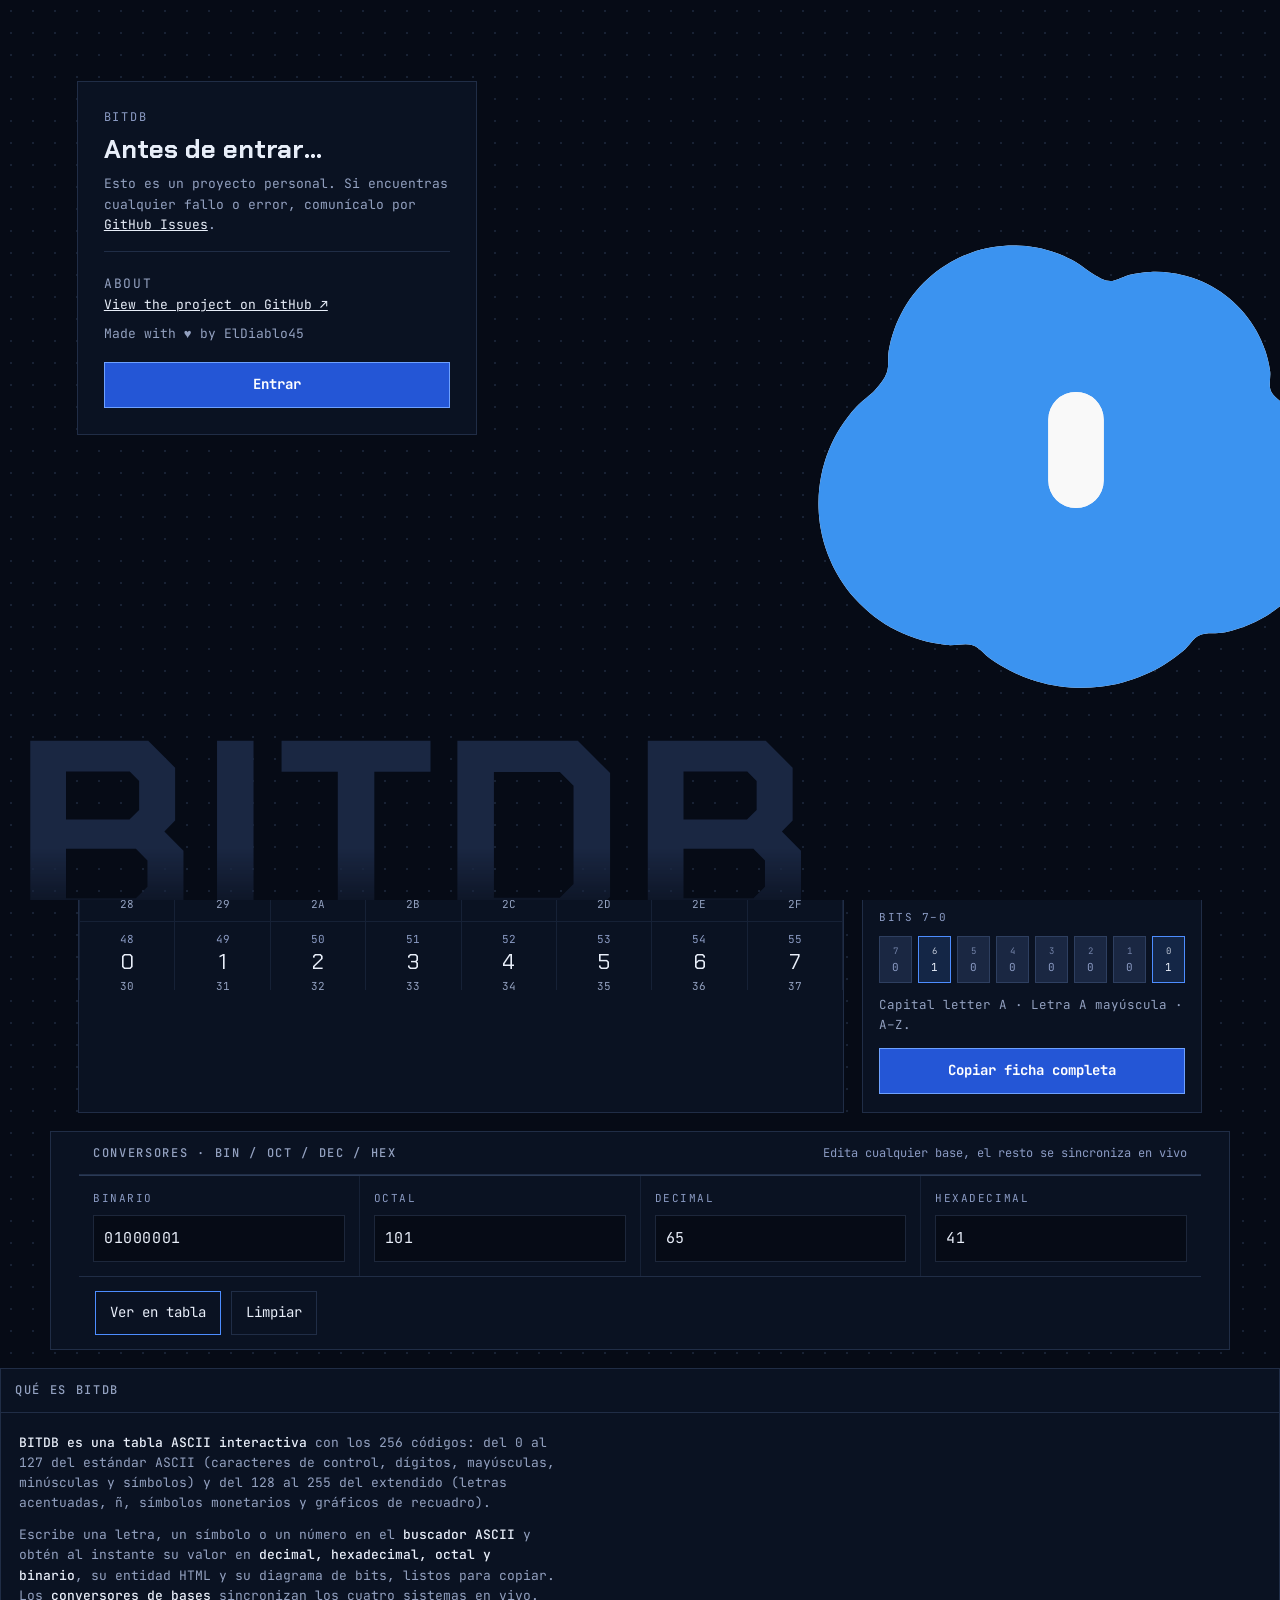
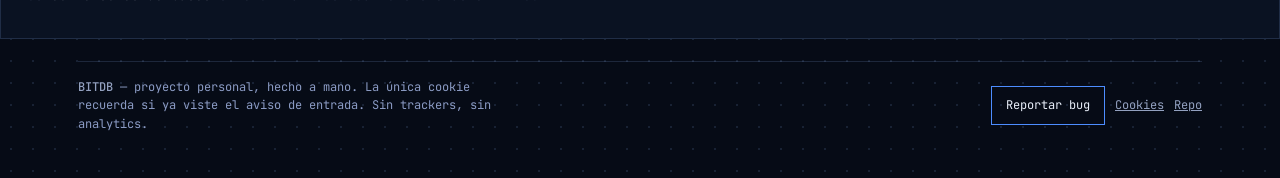
<file: index.html>
<!DOCTYPE html>
<html lang="es">
<head>
<meta charset="UTF-8">
<meta name="viewport" content="width=device-width, initial-scale=1.0">
<title>BITDB — Tabla ASCII Interactiva 0–255 | Buscador y Conversores Binario, Hexadecimal, Octal</title>
<meta name="description" content="BITDB: tabla ASCII interactiva completa (0–255 con extendido) con buscador por letra, símbolo o código, preview detallado y conversores binario, hexadecimal, octal y decimal. Gratis, sin registro.">
<meta name="theme-color" content="#060b16">
<link rel="canonical" href="https://eldiablo45.github.io/RadixRef/">
<meta property="og:type" content="website">
<meta property="og:site_name" content="BITDB">
<meta property="og:locale" content="es_ES">
<meta property="og:title" content="BITDB — Tabla ASCII Interactiva 0–255">
<meta property="og:description" content="Busca cualquier letra, símbolo o código ASCII, previsualiza sus valores y convierte entre binario, hexadecimal, octal y decimal.">
<meta property="og:url" content="https://eldiablo45.github.io/RadixRef/">
<meta property="og:image" content="https://eldiablo45.github.io/RadixRef/assets/avatar.svg">
<meta name="twitter:card" content="summary">
<meta name="twitter:title" content="BITDB — Tabla ASCII Interactiva 0–255">
<meta name="twitter:description" content="Tabla ASCII interactiva con buscador y conversores binario, hexadecimal, octal y decimal.">
<script type="application/ld+json">
{"@context":"https://schema.org","@type":"WebApplication","name":"BITDB","alternateName":"BITDB Tabla ASCII Interactiva","url":"https://eldiablo45.github.io/RadixRef/","applicationCategory":"DeveloperApplication","operatingSystem":"Any","inLanguage":"es","isAccessibleForFree":true,"offers":{"@type":"Offer","price":"0"},"description":"Tabla ASCII interactiva 0–255 con buscador por letra, símbolo o código, preview detallado y conversores entre binario, hexadecimal, octal y decimal."}
</script>
<link rel="preconnect" href="https://fonts.googleapis.com">
<link rel="preconnect" href="https://fonts.gstatic.com" crossorigin>
<link href="https://fonts.googleapis.com/css2?family=JetBrains+Mono:wght@400;500;700&display=swap" rel="stylesheet">
<link rel="stylesheet" href="styles.css?v=9">
<link rel="icon" type="image/svg+xml" href="assets/avatar.svg?v=2">
<link rel="alternate icon" type="image/svg+xml" href="assets/avatar.svg?v=2">
<noscript><style>.splash{display:none!important}</style></noscript>
</head>
<body>
<div id="splash" class="splash" role="dialog" aria-modal="true" aria-labelledby="sTitle" hidden>
  <div id="sAvatar" class="s-bloub" role="button" tabindex="0" aria-label="Bloub te saluda"><svg width="250" height="250" viewBox="-125 -125 250 250" role="img" aria-label="Animated bloub avatar" xmlns="http://www.w3.org/2000/svg"><defs><mask id="bot-mask-ekd53h" maskUnits="userSpaceOnUse" x="-158" y="-158" width="316" height="316"><path d="M91.76 0.33C93.06 3.31 94.09 6.47 94.78 9.65C95.47 12.82 95.86 16.12 95.92 19.37C95.98 22.62 95.71 25.93 95.13 29.13C94.56 32.33 93.65 35.53 92.46 38.55C91.27 41.57 89.75 44.53 87.99 47.26C86.23 49.99 84.17 52.6 81.91 54.93C79.65 57.27 77.12 59.42 74.45 61.27C71.77 63.12 68.87 64.74 65.89 66.03C62.91 67.32 59.74 68.34 56.56 69.02C53.38 69.7 49.48 68.96 46.83 70.13C44.18 71.31 42.86 74.23 40.67 76.06C38.47 77.9 36.12 79.62 33.66 81.14C31.2 82.65 28.59 84.02 25.92 85.17C23.25 86.32 20.46 87.3 17.64 88.05C14.81 88.81 11.9 89.36 8.99 89.69C6.08 90.03 3.11 90.15 0.19 90.05C-2.74 89.95 -5.69 89.63 -8.56 89.11C-11.43 88.59 -14.29 87.84 -17.04 86.91C-19.78 85.98 -22.49 84.84 -25.05 83.53C-27.62 82.22 -30.07 80.66 -32.42 79.06C-34.78 77.46 -36.4 74.8 -39.16 73.94C-41.91 73.07 -45.7 74.19 -48.95 73.87C-52.2 73.55 -55.49 72.92 -58.64 72.01C-61.79 71.1 -64.93 69.87 -67.88 68.39C-70.82 66.91 -73.69 65.12 -76.32 63.12C-78.95 61.11 -81.45 58.82 -83.67 56.36C-85.89 53.9 -87.92 51.18 -89.65 48.35C-91.38 45.51 -92.87 42.47 -94.05 39.36C-95.23 36.26 -96.13 32.99 -96.71 29.72C-97.29 26.46 -97.57 23.08 -97.54 19.77C-97.51 16.46 -97.17 13.09 -96.53 9.85C-95.89 6.61 -94.93 3.38 -93.72 0.33C-92.5 -2.73 -90.97 -5.71 -89.23 -8.48C-87.48 -11.24 -85.45 -13.88 -83.25 -16.27C-81.05 -18.65 -77.97 -20.6 -76.03 -22.79C-74.09 -24.98 -72.47 -26.93 -71.62 -29.41C-70.77 -31.89 -71.4 -34.96 -70.93 -37.68C-70.46 -40.41 -69.74 -43.15 -68.8 -45.77C-67.86 -48.39 -66.67 -50.97 -65.28 -53.4C-63.89 -55.82 -62.25 -58.16 -60.45 -60.31C-58.66 -62.46 -56.63 -64.49 -54.48 -66.29C-52.33 -68.09 -49.98 -69.72 -47.55 -71.12C-45.12 -72.51 -42.52 -73.71 -39.89 -74.65C-37.26 -75.6 -34.5 -76.32 -31.75 -76.78C-29.01 -77.25 -26.18 -77.47 -23.41 -77.46C-20.64 -77.44 -17.83 -77.17 -15.13 -76.68C-12.43 -76.18 -9.74 -75.44 -7.18 -74.5C-4.63 -73.56 -2.14 -72.38 0.19 -71.04C2.51 -69.71 4.63 -67.64 6.77 -66.47C8.9 -65.3 10.71 -64.02 12.98 -64.01C15.26 -64 17.89 -65.83 20.43 -66.41C22.98 -66.98 25.63 -67.34 28.26 -67.45C30.89 -67.56 33.59 -67.43 36.21 -67.06C38.83 -66.69 41.47 -66.07 43.99 -65.23C46.51 -64.39 49.01 -63.3 51.34 -62C53.68 -60.71 55.93 -59.18 58 -57.48C60.06 -55.78 62 -53.86 63.72 -51.81C65.44 -49.76 66.99 -47.52 68.31 -45.19C69.62 -42.86 70.74 -40.37 71.61 -37.85C72.48 -35.32 73.12 -32.68 73.51 -30.04C73.9 -27.41 72.77 -24.44 73.96 -22.05C75.14 -19.65 78.45 -17.98 80.62 -15.67C82.79 -13.37 85.12 -10.89 86.98 -8.22C88.84 -5.55 90.46 -2.65 91.76 0.33Z" fill="#fff"/><path d="M-10.5 -11.5A10.5 10.5 0 0 1 0 -22L0 -22A10.5 10.5 0 0 1 10.5 -11.5L10.5 11.5A10.5 10.5 0 0 1 0 22L0 22A10.5 10.5 0 0 1 -10.5 11.5Z" class="oeil0" opacity="1" fill="#000"/><path d="M-10.5 -11.5A10.5 10.5 0 0 1 0 -22L0 -22A10.5 10.5 0 0 1 10.5 -11.5L10.5 11.5A10.5 10.5 0 0 1 0 22L0 22A10.5 10.5 0 0 1 -10.5 11.5Z" class="oeil1" opacity="1" fill="#000"/></mask></defs><g fill="none" stroke-linecap="round"></g><g opacity="1"><path d="M91.76 0.33C93.06 3.31 94.09 6.47 94.78 9.65C95.47 12.82 95.86 16.12 95.92 19.37C95.98 22.62 95.71 25.93 95.13 29.13C94.56 32.33 93.65 35.53 92.46 38.55C91.27 41.57 89.75 44.53 87.99 47.26C86.23 49.99 84.17 52.6 81.91 54.93C79.65 57.27 77.12 59.42 74.45 61.27C71.77 63.12 68.87 64.74 65.89 66.03C62.91 67.32 59.74 68.34 56.56 69.02C53.38 69.7 49.48 68.96 46.83 70.13C44.18 71.31 42.86 74.23 40.67 76.06C38.47 77.9 36.12 79.62 33.66 81.14C31.2 82.65 28.59 84.02 25.92 85.17C23.25 86.32 20.46 87.3 17.64 88.05C14.81 88.81 11.9 89.36 8.99 89.69C6.08 90.03 3.11 90.15 0.19 90.05C-2.74 89.95 -5.69 89.63 -8.56 89.11C-11.43 88.59 -14.29 87.84 -17.04 86.91C-19.78 85.98 -22.49 84.84 -25.05 83.53C-27.62 82.22 -30.07 80.66 -32.42 79.06C-34.78 77.46 -36.4 74.8 -39.16 73.94C-41.91 73.07 -45.7 74.19 -48.95 73.87C-52.2 73.55 -55.49 72.92 -58.64 72.01C-61.79 71.1 -64.93 69.87 -67.88 68.39C-70.82 66.91 -73.69 65.12 -76.32 63.12C-78.95 61.11 -81.45 58.82 -83.67 56.36C-85.89 53.9 -87.92 51.18 -89.65 48.35C-91.38 45.51 -92.87 42.47 -94.05 39.36C-95.23 36.26 -96.13 32.99 -96.71 29.72C-97.29 26.46 -97.57 23.08 -97.54 19.77C-97.51 16.46 -97.17 13.09 -96.53 9.85C-95.89 6.61 -94.93 3.38 -93.72 0.33C-92.5 -2.73 -90.97 -5.71 -89.23 -8.48C-87.48 -11.24 -85.45 -13.88 -83.25 -16.27C-81.05 -18.65 -77.97 -20.6 -76.03 -22.79C-74.09 -24.98 -72.47 -26.93 -71.62 -29.41C-70.77 -31.89 -71.4 -34.96 -70.93 -37.68C-70.46 -40.41 -69.74 -43.15 -68.8 -45.77C-67.86 -48.39 -66.67 -50.97 -65.28 -53.4C-63.89 -55.82 -62.25 -58.16 -60.45 -60.31C-58.66 -62.46 -56.63 -64.49 -54.48 -66.29C-52.33 -68.09 -49.98 -69.72 -47.55 -71.12C-45.12 -72.51 -42.52 -73.71 -39.89 -74.65C-37.26 -75.6 -34.5 -76.32 -31.75 -76.78C-29.01 -77.25 -26.18 -77.47 -23.41 -77.46C-20.64 -77.44 -17.83 -77.17 -15.13 -76.68C-12.43 -76.18 -9.74 -75.44 -7.18 -74.5C-4.63 -73.56 -2.14 -72.38 0.19 -71.04C2.51 -69.71 4.63 -67.64 6.77 -66.47C8.9 -65.3 10.71 -64.02 12.98 -64.01C15.26 -64 17.89 -65.83 20.43 -66.41C22.98 -66.98 25.63 -67.34 28.26 -67.45C30.89 -67.56 33.59 -67.43 36.21 -67.06C38.83 -66.69 41.47 -66.07 43.99 -65.23C46.51 -64.39 49.01 -63.3 51.34 -62C53.68 -60.71 55.93 -59.18 58 -57.48C60.06 -55.78 62 -53.86 63.72 -51.81C65.44 -49.76 66.99 -47.52 68.31 -45.19C69.62 -42.86 70.74 -40.37 71.61 -37.85C72.48 -35.32 73.12 -32.68 73.51 -30.04C73.9 -27.41 72.77 -24.44 73.96 -22.05C75.14 -19.65 78.45 -17.98 80.62 -15.67C82.79 -13.37 85.12 -10.89 86.98 -8.22C88.84 -5.55 90.46 -2.65 91.76 0.33Z" fill="#f9f9f9"/><g mask="url(#bot-mask-ekd53h)"><rect x="-158" y="-158" width="316" height="316" fill="#3b93f0"/></g></g><g></g><g fill="none" stroke-linecap="round"></g><style>.oeil0,.oeil1{transform-box:view-box;transform-origin:0 0;animation-duration:2.967s;animation-iteration-count:infinite;animation-timing-function:linear;animation-direction:alternate}.oeil0{animation-name:oeil0}.oeil1{animation-name:oeil1}@keyframes oeil0{0%{transform:matrix(0.98,-0.1,0.08,0.99,-12.57,-7.95)}1.124%{transform:matrix(0.98,-0.1,0.08,0.99,-12.57,-7.89)}2.247%{transform:matrix(0.98,-0.1,0.09,0.99,-12.58,-7.84)}3.371%{transform:matrix(0.98,-0.1,0.09,0.99,-12.6,-7.79)}4.494%{transform:matrix(0.98,-0.1,0.09,0.99,-12.62,-7.74)}5.618%{transform:matrix(0.98,-0.1,0.09,0.99,-12.65,-7.7)}6.742%{transform:matrix(0.98,-0.1,0.09,0.99,-12.69,-7.66)}7.865%{transform:matrix(0.98,-0.1,0.09,0.99,-12.73,-7.63)}8.989%{transform:matrix(0.98,-0.1,0.09,0.99,-12.78,-7.6)}10.112%{transform:matrix(0.98,-0.1,0.09,0.99,-12.83,-7.58)}11.236%{transform:matrix(0.98,-0.1,0.09,0.99,-12.9,-7.56)}12.36%{transform:matrix(0.98,-0.1,0.09,0.99,-12.96,-7.55)}13.483%{transform:matrix(0.98,-0.1,0.09,0.99,-13.03,-7.54)}14.607%{transform:matrix(0.98,-0.1,0.09,0.99,-13.1,-7.53)}15.73%{transform:matrix(0.98,-0.1,0.09,0.99,-13.17,-7.52)}16.854%{transform:matrix(0.98,-0.1,0.09,0.99,-13.24,-7.52)}17.978%{transform:matrix(0.98,-0.1,0.09,0.99,-13.31,-7.52)}19.101%{transform:matrix(0.98,-0.1,0.09,0.99,-13.38,-7.52)}20.225%{transform:matrix(0.98,-0.1,0.09,0.99,-13.44,-7.52)}21.348%{transform:matrix(0.98,-0.1,0.09,0.99,-13.51,-7.52)}22.472%{transform:matrix(0.98,-0.1,0.09,0.99,-13.57,-7.52)}23.596%{transform:matrix(0.98,-0.1,0.09,0.99,-13.62,-7.52)}24.719%{transform:matrix(0.98,-0.1,0.09,0.99,-13.67,-7.51)}25.843%{transform:matrix(0.98,-0.1,0.09,0.99,-13.72,-7.5)}26.966%{transform:matrix(0.98,-0.1,0.09,0.99,-13.76,-7.49)}28.09%{transform:matrix(0.98,-0.1,0.09,0.99,-13.8,-7.48)}29.213%{transform:matrix(0.98,-0.1,0.09,0.99,-13.83,-7.46)}30.337%{transform:matrix(0.98,-0.1,0.09,0.99,-13.86,-7.43)}31.461%{transform:matrix(0.98,-0.1,0.09,0.99,-13.89,-7.4)}32.584%{transform:matrix(0.98,-0.1,0.09,0.99,-13.92,-7.37)}33.708%{transform:matrix(0.98,-0.1,0.09,0.99,-13.95,-7.33)}34.831%{transform:matrix(0.98,-0.1,0.09,0.99,-13.98,-7.29)}35.955%{transform:matrix(0.98,-0.1,0.09,0.99,-14.01,-7.24)}37.079%{transform:matrix(0.98,-0.1,0.09,0.99,-14.04,-7.19)}38.202%{transform:matrix(0.98,-0.1,0.09,0.99,-14.08,-7.13)}39.326%{transform:matrix(0.98,-0.1,0.09,0.99,-14.12,-7.08)}40.449%{transform:matrix(0.98,-0.1,0.09,0.99,-14.16,-7.01)}41.573%{transform:matrix(0.98,-0.1,0.09,0.99,-14.21,-6.95)}42.697%{transform:matrix(0.98,-0.1,0.09,0.99,-14.26,-6.89)}43.82%{transform:matrix(0.98,-0.1,0.09,0.99,-14.32,-6.82)}44.944%{transform:matrix(0.98,-0.1,0.09,0.99,-14.39,-6.76)}46.067%{transform:matrix(0.98,-0.1,0.09,0.99,-14.46,-6.69)}47.191%{transform:matrix(0.98,-0.1,0.09,0.99,-14.54,-6.63)}48.315%{transform:matrix(0.98,-0.06,0.09,0.61,-14.61,-6.57)}49.438%{transform:matrix(0.98,-0.02,0.09,0.22,-14.69,-6.51)}50.562%{transform:matrix(0.98,-0.02,0.09,0.24,-14.78,-6.45)}51.685%{transform:matrix(0.98,-0.06,0.09,0.55,-14.86,-6.4)}52.809%{transform:matrix(0.98,-0.09,0.09,0.87,-14.93,-6.34)}53.933%{transform:matrix(0.98,-0.1,0.09,0.99,-15.01,-6.29)}55.056%{transform:matrix(0.98,-0.1,0.09,0.99,-15.08,-6.24)}56.18%{transform:matrix(0.98,-0.1,0.09,0.99,-15.14,-6.19)}57.303%{transform:matrix(0.98,-0.1,0.09,0.99,-15.19,-6.15)}58.427%{transform:matrix(0.98,-0.1,0.09,0.99,-15.24,-6.11)}59.551%{transform:matrix(0.98,-0.1,0.09,0.99,-15.3,-6.08)}60.674%{transform:matrix(0.98,-0.1,0.09,0.99,-15.34,-6.04)}61.798%{transform:matrix(0.98,-0.1,0.09,0.99,-15.37,-6.01)}62.921%{transform:matrix(0.98,-0.1,0.09,0.99,-15.37,-5.97)}64.045%{transform:matrix(0.98,-0.1,0.09,0.99,-15.36,-5.93)}65.169%{transform:matrix(0.98,-0.1,0.09,0.99,-15.32,-5.89)}66.292%{transform:matrix(0.98,-0.1,0.09,0.99,-15.26,-5.84)}67.416%{transform:matrix(0.98,-0.1,0.09,0.99,-15.18,-5.79)}68.539%{transform:matrix(0.98,-0.1,0.09,0.99,-15.08,-5.73)}69.663%{transform:matrix(0.98,-0.1,0.09,0.99,-14.97,-5.66)}70.787%{transform:matrix(0.98,-0.1,0.09,0.99,-14.83,-5.59)}71.91%{transform:matrix(0.98,-0.1,0.09,0.99,-14.68,-5.52)}73.034%{transform:matrix(0.98,-0.1,0.09,0.99,-14.52,-5.43)}74.157%{transform:matrix(0.98,-0.1,0.09,0.99,-14.35,-5.34)}75.281%{transform:matrix(0.98,-0.1,0.09,0.99,-14.17,-5.25)}76.404%{transform:matrix(0.98,-0.1,0.09,0.99,-13.99,-5.15)}77.528%{transform:matrix(0.98,-0.1,0.09,0.99,-13.81,-5.04)}78.652%{transform:matrix(0.98,-0.1,0.09,0.99,-13.62,-4.94)}79.775%{transform:matrix(0.98,-0.1,0.09,0.99,-13.45,-4.82)}80.899%{transform:matrix(0.98,-0.1,0.09,0.99,-13.27,-4.71)}82.022%{transform:matrix(0.98,-0.1,0.09,0.99,-13.11,-4.59)}83.146%{transform:matrix(0.98,-0.1,0.09,0.99,-12.96,-4.47)}84.27%{transform:matrix(0.98,-0.1,0.09,0.99,-12.83,-4.35)}85.393%{transform:matrix(0.98,-0.1,0.09,0.99,-12.71,-4.23)}86.517%{transform:matrix(0.98,-0.1,0.09,0.99,-12.61,-4.12)}87.64%{transform:matrix(0.98,-0.1,0.09,0.99,-12.52,-4.01)}88.764%{transform:matrix(0.98,-0.1,0.09,0.99,-12.46,-3.9)}89.888%{transform:matrix(0.98,-0.1,0.09,0.99,-12.42,-3.8)}91.011%{transform:matrix(0.98,-0.1,0.09,0.99,-12.4,-3.71)}92.135%{transform:matrix(0.98,-0.1,0.09,0.99,-12.4,-3.63)}93.258%{transform:matrix(0.98,-0.1,0.09,0.99,-12.45,-3.57)}94.382%{transform:matrix(0.98,-0.1,0.09,0.99,-12.52,-3.51)}95.506%{transform:matrix(0.98,-0.1,0.09,0.99,-12.6,-3.47)}96.629%{transform:matrix(0.98,-0.1,0.09,0.99,-12.69,-3.44)}97.753%{transform:matrix(0.98,-0.1,0.09,0.99,-12.79,-3.42)}98.876%{transform:matrix(0.98,-0.1,0.09,0.99,-12.9,-3.41)}100%{transform:matrix(0.98,-0.1,0.09,0.99,-13.01,-3.42)}}@keyframes oeil1{0%{transform:matrix(0.92,-0.03,0.08,0.99,30.73,-10.49)}1.124%{transform:matrix(0.92,-0.03,0.08,0.99,30.71,-10.45)}2.247%{transform:matrix(0.92,-0.03,0.09,0.99,30.68,-10.41)}3.371%{transform:matrix(0.92,-0.03,0.09,0.99,30.65,-10.38)}4.494%{transform:matrix(0.92,-0.03,0.09,0.99,30.61,-10.35)}5.618%{transform:matrix(0.92,-0.03,0.09,0.99,30.57,-10.33)}6.742%{transform:matrix(0.92,-0.03,0.09,0.99,30.52,-10.31)}7.865%{transform:matrix(0.92,-0.03,0.09,0.99,30.47,-10.3)}8.989%{transform:matrix(0.92,-0.04,0.09,0.99,30.41,-10.29)}10.112%{transform:matrix(0.92,-0.04,0.09,0.99,30.36,-10.28)}11.236%{transform:matrix(0.92,-0.04,0.09,0.99,30.29,-10.29)}12.36%{transform:matrix(0.92,-0.04,0.09,0.99,30.23,-10.29)}13.483%{transform:matrix(0.92,-0.04,0.09,0.99,30.17,-10.3)}14.607%{transform:matrix(0.92,-0.04,0.09,0.99,30.1,-10.31)}15.73%{transform:matrix(0.92,-0.04,0.09,0.99,30.03,-10.32)}16.854%{transform:matrix(0.92,-0.04,0.09,0.99,29.97,-10.34)}17.978%{transform:matrix(0.92,-0.04,0.09,0.99,29.91,-10.35)}19.101%{transform:matrix(0.92,-0.04,0.09,0.99,29.84,-10.37)}20.225%{transform:matrix(0.92,-0.04,0.09,0.99,29.78,-10.38)}21.348%{transform:matrix(0.92,-0.04,0.09,0.99,29.73,-10.4)}22.472%{transform:matrix(0.92,-0.04,0.09,0.99,29.68,-10.41)}23.596%{transform:matrix(0.92,-0.04,0.09,0.99,29.63,-10.42)}24.719%{transform:matrix(0.92,-0.04,0.09,0.99,29.58,-10.43)}25.843%{transform:matrix(0.92,-0.04,0.09,0.99,29.53,-10.43)}26.966%{transform:matrix(0.92,-0.04,0.09,0.99,29.49,-10.43)}28.09%{transform:matrix(0.92,-0.04,0.09,0.99,29.45,-10.42)}29.213%{transform:matrix(0.92,-0.04,0.09,0.99,29.42,-10.42)}30.337%{transform:matrix(0.92,-0.04,0.09,0.99,29.38,-10.4)}31.461%{transform:matrix(0.92,-0.04,0.09,0.99,29.34,-10.38)}32.584%{transform:matrix(0.92,-0.04,0.09,0.99,29.3,-10.36)}33.708%{transform:matrix(0.92,-0.04,0.09,0.99,29.26,-10.33)}34.831%{transform:matrix(0.92,-0.04,0.09,0.99,29.22,-10.3)}35.955%{transform:matrix(0.92,-0.04,0.09,0.99,29.17,-10.26)}37.079%{transform:matrix(0.92,-0.04,0.09,0.99,29.12,-10.23)}38.202%{transform:matrix(0.92,-0.04,0.09,0.99,29.06,-10.18)}39.326%{transform:matrix(0.93,-0.04,0.09,0.99,29,-10.14)}40.449%{transform:matrix(0.93,-0.04,0.09,0.99,28.93,-10.09)}41.573%{transform:matrix(0.93,-0.04,0.09,0.99,28.86,-10.05)}42.697%{transform:matrix(0.93,-0.04,0.09,0.99,28.77,-10)}43.82%{transform:matrix(0.93,-0.04,0.09,0.99,28.69,-9.95)}44.944%{transform:matrix(0.93,-0.04,0.09,0.99,28.59,-9.9)}46.067%{transform:matrix(0.93,-0.04,0.09,0.99,28.49,-9.86)}47.191%{transform:matrix(0.93,-0.04,0.09,0.99,28.39,-9.81)}48.315%{transform:matrix(0.93,-0.03,0.09,0.61,28.28,-9.77)}49.438%{transform:matrix(0.93,-0.01,0.09,0.22,28.18,-9.72)}50.562%{transform:matrix(0.93,-0.01,0.09,0.24,28.07,-9.68)}51.685%{transform:matrix(0.93,-0.02,0.09,0.55,27.96,-9.64)}52.809%{transform:matrix(0.93,-0.04,0.09,0.87,27.86,-9.6)}53.933%{transform:matrix(0.93,-0.04,0.09,0.99,27.76,-9.57)}55.056%{transform:matrix(0.93,-0.04,0.09,0.99,27.66,-9.53)}56.18%{transform:matrix(0.93,-0.04,0.09,0.99,27.58,-9.49)}57.303%{transform:matrix(0.93,-0.04,0.09,0.99,27.5,-9.46)}58.427%{transform:matrix(0.93,-0.04,0.09,0.99,27.43,-9.43)}59.551%{transform:matrix(0.93,-0.04,0.09,0.99,27.38,-9.39)}60.674%{transform:matrix(0.93,-0.04,0.09,0.99,27.34,-9.35)}61.798%{transform:matrix(0.93,-0.05,0.09,0.99,27.32,-9.31)}62.921%{transform:matrix(0.93,-0.05,0.09,0.99,27.31,-9.27)}64.045%{transform:matrix(0.93,-0.05,0.09,0.99,27.32,-9.23)}65.169%{transform:matrix(0.93,-0.05,0.09,0.99,27.35,-9.18)}66.292%{transform:matrix(0.93,-0.05,0.09,0.99,27.39,-9.12)}67.416%{transform:matrix(0.93,-0.05,0.09,0.99,27.45,-9.06)}68.539%{transform:matrix(0.93,-0.05,0.09,0.99,27.52,-9)}69.663%{transform:matrix(0.93,-0.05,0.09,0.99,27.61,-8.93)}70.787%{transform:matrix(0.93,-0.05,0.09,0.99,27.71,-8.85)}71.91%{transform:matrix(0.93,-0.05,0.09,0.99,27.82,-8.77)}73.034%{transform:matrix(0.93,-0.05,0.09,0.99,27.93,-8.68)}74.157%{transform:matrix(0.93,-0.05,0.09,0.99,28.06,-8.58)}75.281%{transform:matrix(0.93,-0.05,0.09,0.99,28.19,-8.48)}76.404%{transform:matrix(0.93,-0.05,0.09,0.99,28.45,-8.41)}77.528%{transform:matrix(0.92,-0.05,0.09,0.99,28.72,-8.34)}78.652%{transform:matrix(0.92,-0.05,0.09,0.99,28.99,-8.26)}79.775%{transform:matrix(0.92,-0.05,0.09,0.99,29.26,-8.18)}80.899%{transform:matrix(0.92,-0.05,0.09,0.99,29.52,-8.09)}82.022%{transform:matrix(0.92,-0.05,0.09,0.99,29.78,-8)}83.146%{transform:matrix(0.92,-0.05,0.09,0.99,30.03,-7.91)}84.27%{transform:matrix(0.92,-0.05,0.09,0.99,30.26,-7.82)}85.393%{transform:matrix(0.92,-0.05,0.09,0.99,30.47,-7.73)}86.517%{transform:matrix(0.92,-0.06,0.09,0.99,30.67,-7.64)}87.64%{transform:matrix(0.92,-0.06,0.09,0.99,30.84,-7.55)}88.764%{transform:matrix(0.92,-0.06,0.09,0.99,30.99,-7.46)}89.888%{transform:matrix(0.92,-0.06,0.09,0.99,31.11,-7.39)}91.011%{transform:matrix(0.92,-0.06,0.09,0.99,31.21,-7.31)}92.135%{transform:matrix(0.92,-0.06,0.09,0.99,31.29,-7.25)}93.258%{transform:matrix(0.92,-0.06,0.09,0.99,31.33,-7.19)}94.382%{transform:matrix(0.92,-0.06,0.09,0.99,31.35,-7.14)}95.506%{transform:matrix(0.92,-0.06,0.09,0.99,31.35,-7.1)}96.629%{transform:matrix(0.92,-0.06,0.09,0.99,31.32,-7.08)}97.753%{transform:matrix(0.92,-0.06,0.09,0.99,31.27,-7.06)}98.876%{transform:matrix(0.92,-0.06,0.09,0.99,31.2,-7.06)}100%{transform:matrix(0.92,-0.06,0.09,0.99,31.11,-7.08)}}</style></svg></div>
  <div class="s-giant" aria-hidden="true">BITDB</div>
  <div class="s-card">
    <p class="s-kicker">BITDB</p>
    <h2 id="sTitle">Antes de entrar…</h2>
    <p class="s-text">Esto es un proyecto personal. Si encuentras cualquier fallo o error, comunícalo por <a href="https://github.com/ElDiablo45/RadixRef/issues">GitHub Issues</a>.</p>
    <div class="s-about">
      <p class="s-kicker">ABOUT</p>
      <a href="https://github.com/ElDiablo45/RadixRef">View the project on GitHub ↗</a>
      <p>Made with ♥ by ElDiablo45</p>
    </div>
    <button id="sEnter" type="button" class="primary s-enter">Entrar</button>
  </div>
</div>
<a class="skip" href="#tabla">Saltar a la tabla</a>
<div class="frame" aria-hidden="true"><span class="mk tl">+</span><span class="mk tr">+</span><span class="mk bl">+</span><span class="mk br">+</span></div>

<header class="titleblock">
  <div class="tb-left">
    <p class="kicker">BITDB · TABLA ASCII 0–255</p>
    <h1>Tabla ASCII <span>interactiva</span></h1>
    <p class="sub">Busca por letra, símbolo o código. Selecciona para ver dec / hex / oct / bin y copiar. Conversores integrados abajo.</p>
  </div>
</header>

<div class="toolbar" role="search">
  <label class="search">
    <span class="lbl">BUSCAR</span>
    <input id="q" type="search" placeholder="A · 65 · 0x41 · LF · coma…" autocomplete="off" spellcheck="false" aria-describedby="count">
  </label>
  <div class="filters" role="group" aria-label="Filtrar por categoría">
    <button data-f="all" aria-pressed="true">Todos</button>
    <button data-f="control" aria-pressed="false">Control</button>
    <button data-f="digits" aria-pressed="false">0–9</button>
    <button data-f="upper" aria-pressed="false">A–Z</button>
    <button data-f="lower" aria-pressed="false">a–z</button>
    <button data-f="symbols" aria-pressed="false">Símbolos</button>
    <button data-f="extended" aria-pressed="false">128–255</button>
  </div>
  <p id="count" class="count" role="status" aria-live="polite"></p>
</div>

<main class="layout">
  <section class="panel tablewrap" aria-labelledby="h-tabla">
    <div class="phead">
      <h2 id="h-tabla">TABLA · <span id="rangeLbl">128</span> ENTRADAS</h2>
      <p class="hint">Flechas ← → ↑ ↓ para moverte · Enter copia el carácter</p>
    </div>
    <div id="tabla" class="grid" role="listbox" aria-label="Tabla ASCII 0 a 255" tabindex="0"></div>
    <div id="empty" class="empty" hidden>
      <p>Sin resultados para <strong id="emptyQ"></strong>.</p>
      <button id="reset">Limpiar búsqueda</button>
    </div>
  </section>

  <aside class="panel preview" aria-labelledby="h-prev" aria-live="polite">
    <div class="phead">
      <h2 id="h-prev">PREVIEW</h2>
      <div class="pnav">
        <button id="prevBtn" aria-label="Anterior">←</button>
        <button id="nextBtn" aria-label="Siguiente">→</button>
      </div>
    </div>
    <div class="readout">
      <div id="big" class="big" aria-hidden="true">A</div>
      <div class="idline"><strong id="pName">A — Letra mayúscula</strong><span id="pCat" class="tag">A–Z</span></div>
    </div>
    <dl class="fields">
      <div><dt>DEC</dt><dd><code id="fDec">65</code><button data-copy="fDec">Copiar</button></dd></div>
      <div><dt>HEX</dt><dd><code id="fHex">0x41</code><button data-copy="fHex">Copiar</button></dd></div>
      <div><dt>OCT</dt><dd><code id="fOct">0o101</code><button data-copy="fOct">Copiar</button></dd></div>
      <div><dt>BIN</dt><dd><code id="fBin">01000001</code><button data-copy="fBin">Copiar</button></dd></div>
      <div><dt>CHAR</dt><dd><code id="fChar">A</code><button data-copy="fChar">Copiar</button></dd></div>
      <div><dt>HTML</dt><dd><code id="fHtml">&amp;#65;</code><button data-copy="fHtml">Copiar</button></dd></div>
    </dl>
    <div class="bits" aria-label="Diagrama de bits">
      <span class="blbl">BITS 7–0</span>
      <div id="bits" class="bitrow"></div>
    </div>
    <p id="pDesc" class="desc"></p>
    <button id="copyAll" class="primary">Copiar ficha completa</button>
  </aside>
</main>

<section class="panel converters" aria-labelledby="h-conv">
  <div class="phead">
    <h2 id="h-conv">CONVERSORES · BIN / OCT / DEC / HEX</h2>
    <p class="hint">Edita cualquier base, el resto se sincroniza en vivo</p>
  </div>
  <div class="convgrid">
    <label>BINARIO<input id="cBin" inputmode="numeric" placeholder="01000001" spellcheck="false"></label>
    <label>OCTAL<input id="cOct" inputmode="numeric" placeholder="101" spellcheck="false"></label>
    <label>DECIMAL<input id="cDec" inputmode="numeric" placeholder="65" spellcheck="false"></label>
    <label>HEXADECIMAL<input id="cHex" inputmode="text" placeholder="41" spellcheck="false"></label>
  </div>
  <p id="cErr" class="err" role="alert" hidden></p>
  <div class="convact">
    <button id="toTable">Ver en tabla</button>
    <button id="cClear">Limpiar</button>
  </div>
</section>

<section class="panel about-seo" aria-labelledby="h-about">
  <div class="phead"><h2 id="h-about">QUÉ ES BITDB</h2></div>
  <div class="doc">
    <p><strong>BITDB es una tabla ASCII interactiva</strong> con los 256 códigos: del 0 al 127 del estándar ASCII (caracteres de control, dígitos, mayúsculas, minúsculas y símbolos) y del 128 al 255 del extendido (letras acentuadas, ñ, símbolos monetarios y gráficos de recuadro).</p>
    <p>Escribe una letra, un símbolo o un número en el <strong>buscador ASCII</strong> y obtén al instante su valor en <strong>decimal, hexadecimal, octal y binario</strong>, su entidad HTML y su diagrama de bits, listos para copiar. Los <strong>conversores de bases</strong> sincronizan los cuatro sistemas en vivo.</p>
  </div>
</section>

<footer class="foot">
  <div class="fgrid">
    <p><strong>BITDB</strong> — proyecto personal, hecho a mano. La única cookie recuerda si ya viste el aviso de entrada. Sin trackers, sin analytics.</p>
    <div class="fact">
      <a class="btn" href="https://github.com/ElDiablo45/RadixRef/issues">Reportar bug</a>
      <a href="cookies.html">Cookies</a>
      <a href="https://github.com/ElDiablo45/RadixRef">Repo</a>
    </div>
  </div>
</footer>

<div id="toast" class="toast" role="status" aria-live="polite" hidden></div>
<script src="splash.js?v=6"></script>
<script src="app.js?v=6"></script>
</body>
</html>
</file>
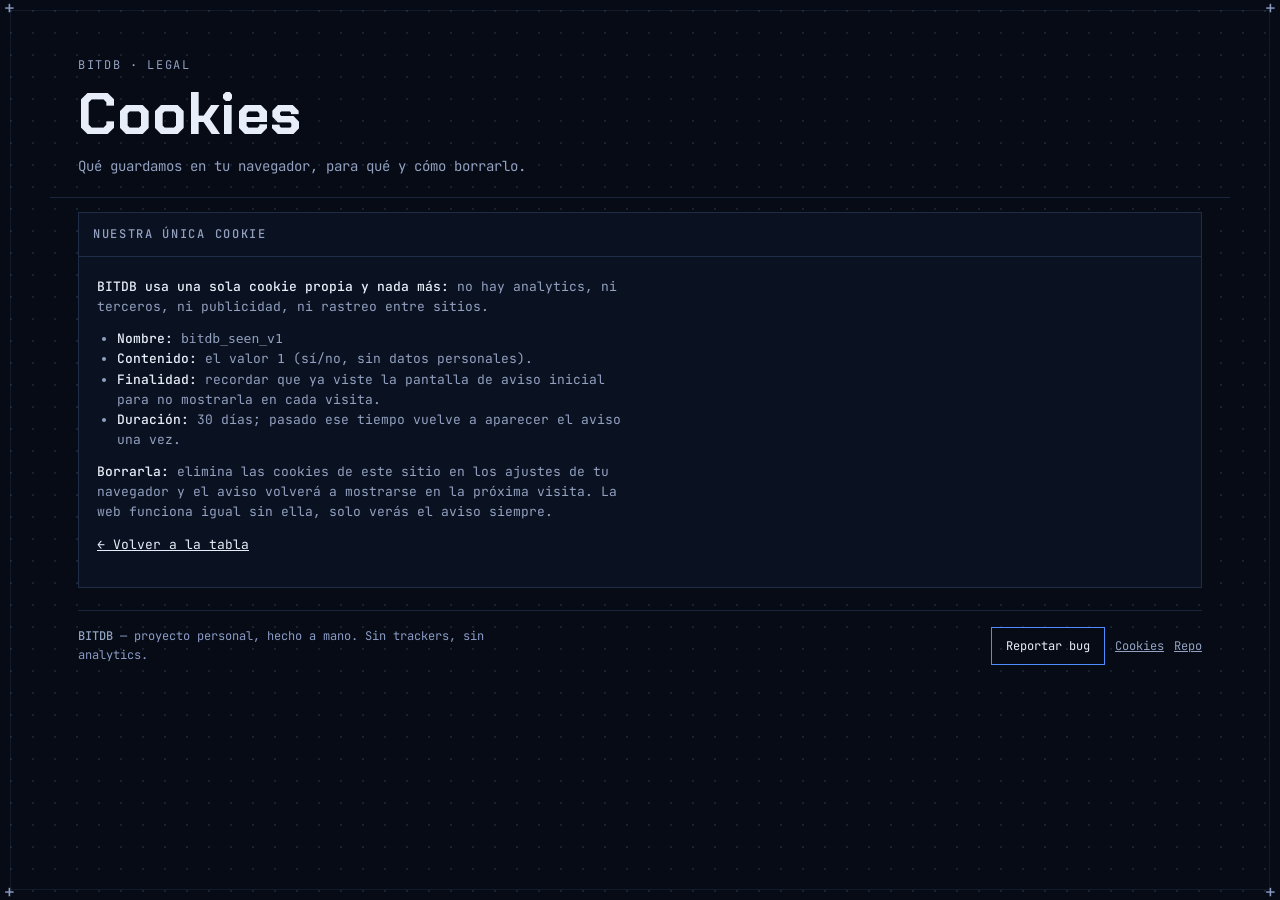
<file: cookies.html>
<!DOCTYPE html>
<html lang="es">
<head>
<meta charset="UTF-8">
<meta name="viewport" content="width=device-width, initial-scale=1.0">
<title>Cookies — BITDB</title>
<meta name="description" content="Qué cookie usa BITDB, para qué sirve y cómo borrarla.">
<link rel="canonical" href="https://eldiablo45.github.io/RadixRef/cookies.html">
<link rel="preconnect" href="https://fonts.googleapis.com">
<link rel="preconnect" href="https://fonts.gstatic.com" crossorigin>
<link href="https://fonts.googleapis.com/css2?family=JetBrains+Mono:wght@400;500;700&display=swap" rel="stylesheet">
<link rel="stylesheet" href="styles.css?v=9">
<link rel="icon" type="image/svg+xml" href="assets/avatar.svg?v=2">
</head>
<body>
<a class="skip" href="#contenido">Saltar al contenido</a>
<div class="frame" aria-hidden="true"><span class="mk tl">+</span><span class="mk tr">+</span><span class="mk bl">+</span><span class="mk br">+</span></div>

<header class="titleblock">
  <div class="tb-left">
    <p class="kicker">BITDB · LEGAL</p>
    <h1>Cookies</h1>
    <p class="sub">Qué guardamos en tu navegador, para qué y cómo borrarlo.</p>
  </div>
</header>

<main class="layout single" id="contenido">
  <section class="panel" aria-labelledby="h-ck">
    <div class="phead"><h2 id="h-ck">NUESTRA ÚNICA COOKIE</h2></div>
    <div class="doc">
      <p><strong>BITDB usa una sola cookie propia y nada más:</strong> no hay analytics, ni terceros, ni publicidad, ni rastreo entre sitios.</p>
      <ul>
        <li><strong>Nombre:</strong> <code>bitdb_seen_v1</code></li>
        <li><strong>Contenido:</strong> el valor <code>1</code> (sí/no, sin datos personales).</li>
        <li><strong>Finalidad:</strong> recordar que ya viste la pantalla de aviso inicial para no mostrarla en cada visita.</li>
        <li><strong>Duración:</strong> 30 días; pasado ese tiempo vuelve a aparecer el aviso una vez.</li>
      </ul>
      <p><strong>Borrarla:</strong> elimina las cookies de este sitio en los ajustes de tu navegador y el aviso volverá a mostrarse en la próxima visita. La web funciona igual sin ella, solo verás el aviso siempre.</p>
      <p><a href="index.html">← Volver a la tabla</a></p>
    </div>
  </section>
</main>

<footer class="foot">
  <div class="fgrid">
    <p><strong>BITDB</strong> — proyecto personal, hecho a mano. Sin trackers, sin analytics.</p>
    <div class="fact">
      <a class="btn" href="https://github.com/ElDiablo45/RadixRef/issues">Reportar bug</a>
      <a href="cookies.html">Cookies</a>
      <a href="https://github.com/ElDiablo45/RadixRef">Repo</a>
    </div>
  </div>
</footer>
</body>
</html>
</file>
<file: styles.css>
@font-face{font-family:"Chakra Petch";font-style:normal;font-weight:400;font-display:swap;src:url("assets/fonts/chakra-petch-400.woff2") format("woff2")}
@font-face{font-family:"Chakra Petch";font-style:normal;font-weight:600;font-display:swap;src:url("assets/fonts/chakra-petch-600.woff2") format("woff2")}
@font-face{font-family:"Chakra Petch";font-style:normal;font-weight:700;font-display:swap;src:url("assets/fonts/chakra-petch-700.woff2") format("woff2")}
:root{
  --ground:#060b16;
  --panel:#0a1222;
  --raised:#0e1830;
  --line:rgba(148,184,255,.16);
  --line-soft:rgba(148,184,255,.09);
  --ink:#e8eef9;
  --mut:#93a1c0;
  --dim:#8b9bc4;
  --acc:#4d8dff;
  --acc-soft:rgba(77,141,255,.16);
  --btoff:#1a2742;
  --ok:#7dd3fc;
  --bad:#f87171;
  --mono:"JetBrains Mono",ui-monospace,SFMono-Regular,Menlo,Consolas,monospace;
  --disp:"Chakra Petch","JetBrains Mono",ui-monospace,monospace;
  --sys:system-ui,-apple-system,"Segoe UI",Roboto,sans-serif;
}
*{box-sizing:border-box}
html{scroll-behavior:smooth}
body{
  margin:0;background:var(--ground);color:var(--ink);
  font-family:var(--mono);font-size:14px;line-height:1.55;
  background-image:radial-gradient(rgba(148,184,255,.13) 1px,transparent 1px);
  background-size:22px 22px;
}
.skip{position:absolute;left:-999px;top:0;background:#2456d6;color:#fff;padding:8px 12px;z-index:50}
.skip:focus{left:8px;top:8px}
:focus-visible{outline:2px solid var(--acc);outline-offset:2px}
.frame{position:fixed;inset:10px;pointer-events:none;z-index:0;border:1px solid var(--line-soft)}
.mk{position:absolute;color:var(--dim);font-size:18px;line-height:1}
.tl{top:-12px;left:-7px}.tr{top:-12px;right:-7px}.bl{bottom:-12px;left:-7px}.br{bottom:-12px;right:-7px}
header.titleblock,.toolbar,main.layout,section.converters,footer.foot{position:relative;z-index:1;max-width:1180px;margin:0 auto;padding-left:28px;padding-right:28px}
header.titleblock{display:flex;gap:32px;justify-content:space-between;align-items:end;padding-top:56px;padding-bottom:20px;border-bottom:1px solid var(--line)}
.kicker{margin:0 0 10px;color:var(--mut);font-size:12px;letter-spacing:.14em}
h1{font-family:var(--disp);font-weight:700;font-size:clamp(34px,5vw,58px);line-height:1.02;margin:0;letter-spacing:.01em}
h1 span{color:var(--acc)}
.sub{color:var(--mut);max-width:56ch;margin:12px 0 0}
.toolbar{display:flex;flex-wrap:wrap;gap:14px;align-items:end;padding-top:20px;padding-bottom:6px}
.search{display:flex;flex-direction:column;gap:6px;flex:1 1 280px}
.lbl{font-size:11px;letter-spacing:.14em;color:var(--dim)}
.search input{background:var(--panel);border:1px solid var(--line);color:var(--ink);font:inherit;padding:11px 12px;width:100%}
.search input::placeholder{color:var(--dim)}
.filters{display:flex;flex-wrap:wrap;gap:8px}
.filters button{background:transparent;border:1px solid var(--line);color:var(--mut);font:inherit;font-size:12px;padding:9px 12px;cursor:pointer}
.filters button[aria-pressed="true"]{background:var(--acc-soft);border-color:var(--acc);color:var(--ink)}
.count{width:100%;margin:2px 0 0;color:var(--dim);font-size:12px}
main.layout{display:grid;grid-template-columns:minmax(0,1fr) 340px;gap:18px;padding-top:14px}
.panel{background:var(--panel);border:1px solid var(--line)}
.phead{display:flex;justify-content:space-between;align-items:center;gap:12px;padding:12px 14px;border-bottom:1px solid var(--line)}
.phead h2{font-size:12px;letter-spacing:.14em;margin:0;color:var(--mut);font-weight:500}
.hint{margin:0;font-size:12px;color:var(--dim)}
.tablewrap{overflow:hidden;min-height:0}
.grid{display:grid;grid-template-columns:repeat(auto-fill,minmax(86px,1fr));gap:0;background:var(--panel);padding:0;border-left:1px solid var(--line-soft);max-height:560px;overflow-y:scroll;overflow-x:hidden;scrollbar-width:none;-ms-overflow-style:none}
.grid::-webkit-scrollbar{width:0!important;height:0!important;display:none!important;background:transparent!important}
.grid::-webkit-scrollbar-track,.grid::-webkit-scrollbar-thumb,.grid::-webkit-scrollbar-button,.grid::-webkit-scrollbar-corner{display:none!important;background:transparent!important;border:0!important}
.cell{background:var(--panel);border:0;border-right:1px solid var(--line-soft);border-bottom:1px solid var(--line-soft);color:var(--ink);font:inherit;padding:9px 6px 8px;cursor:pointer;display:flex;flex-direction:column;gap:2px;align-items:center;min-height:74px}
.cell[hidden]{display:none!important}
.cell .d{font-size:11px;color:var(--dim)}
.cell .g{font-family:var(--disp);font-size:22px;line-height:1.1;min-height:26px}
.cell .h{font-size:11px;color:var(--mut)}
.cell:hover{background:var(--raised)}
.cell[aria-selected="true"]{background:var(--acc-soft);box-shadow:inset 0 0 0 1px var(--acc)}
.cell[aria-selected="true"] .d,.cell[aria-selected="true"] .h{color:var(--ink)}
.cell.variant{background:rgba(250,204,21,.14);box-shadow:inset 0 0 0 1px #eab308}
.cell.variant .d,.cell.variant .h{color:var(--ink)}
.cell.variant[aria-selected="true"]{background:var(--acc-soft);box-shadow:inset 0 0 0 1px var(--acc)}
.cell.ctrl .g{font-family:var(--mono);font-size:11px;letter-spacing:.08em;color:var(--mut);display:flex;align-items:center}
.empty{padding:28px 16px;text-align:center;color:var(--mut)}
.empty button{margin-top:10px;background:transparent;border:1px solid var(--acc);color:var(--ink);font:inherit;padding:9px 14px;cursor:pointer}
aside.preview{position:sticky;top:16px;align-self:start}
.pnav{display:flex;gap:8px}
.pnav button{background:transparent;border:1px solid var(--line);color:var(--ink);font:inherit;padding:6px 10px;cursor:pointer}
.readout{padding:18px 16px 6px;text-align:left}
.big{font-family:var(--disp);font-weight:700;font-size:88px;line-height:1;margin:0;min-height:96px;overflow-wrap:anywhere}
.idline{display:flex;justify-content:space-between;align-items:center;gap:10px;margin-top:8px}
.idline strong{font-size:13px;font-weight:500}
.tag{font-size:11px;letter-spacing:.12em;border:1px solid var(--line);color:var(--mut);padding:4px 8px;white-space:nowrap}
.fields{margin:0;padding:6px 16px}
.fields div{display:grid;grid-template-columns:52px 1fr auto;gap:10px;align-items:center;padding:8px 0;border-top:1px solid var(--line-soft)}
.fields dt{font-size:11px;letter-spacing:.12em;color:var(--dim)}
.fields dd{margin:0;display:contents}
.fields code{font:inherit;font-size:13px;overflow-wrap:anywhere}
.fields button{background:transparent;border:1px solid var(--line);color:var(--mut);font:inherit;font-size:11px;padding:6px 9px;cursor:pointer}
.fields button:hover{color:var(--ink);border-color:var(--acc)}
.bits{padding:4px 16px 0}
.blbl{font-size:11px;letter-spacing:.14em;color:var(--dim)}
.bitrow{display:grid;grid-template-columns:repeat(8,1fr);gap:6px;margin-top:8px}
.bit{border:1px solid var(--line);background:var(--btoff);color:var(--dim);font-size:11px;text-align:center;padding:8px 0 6px}
.bit small{display:block;font-size:9px;color:inherit;opacity:.8}
.bit.on{background:var(--acc-soft);border-color:var(--acc);color:var(--ink)}
.desc{padding:0 16px;color:var(--mut);font-size:12.5px;min-height:40px}
.primary{display:block;width:calc(100% - 32px);margin:4px 16px 18px;background:#2456d6;border:1px solid #6ea1ff;color:#fff;font:inherit;font-weight:700;padding:11px;cursor:pointer}
.primary:hover{filter:brightness(1.08)}
section.converters,section.about-seo{margin-top:18px}
.convgrid{display:grid;grid-template-columns:repeat(4,1fr);gap:1px;background:var(--line-soft);border-top:1px solid var(--line)}
.convgrid label{display:flex;flex-direction:column;gap:8px;background:var(--panel);padding:14px;font-size:11px;letter-spacing:.14em;color:var(--dim)}
.convgrid input{background:var(--ground);border:1px solid var(--line);color:var(--ink);font:inherit;font-size:15px;letter-spacing:.04em;padding:11px 10px;width:100%}
.convgrid input[aria-invalid="true"]{border-color:var(--bad)}
.err{margin:0;padding:10px 16px;color:var(--bad);font-size:12px;border-top:1px solid var(--line-soft)}
.convact{display:flex;gap:10px;padding:14px 16px;border-top:1px solid var(--line)}
.convact button{background:transparent;border:1px solid var(--line);color:var(--ink);font:inherit;padding:10px 14px;cursor:pointer}
.convact button:first-child{border-color:var(--acc)}
footer.foot{padding-top:22px;padding-bottom:44px;color:var(--dim);font-size:12px}
footer a{color:var(--mut)}
.fgrid{display:flex;flex-wrap:wrap;gap:14px;align-items:center;justify-content:space-between;border-top:1px solid var(--line);padding-top:16px}
.fgrid p{margin:0;max-width:62ch}
.fgrid strong{color:var(--mut);font-weight:500}
.fact{display:flex;gap:10px;align-items:center}
.btn{display:inline-block;border:1px solid var(--acc);color:var(--ink);font:inherit;font-size:12px;padding:9px 14px;text-decoration:none}
.btn:hover{background:var(--acc-soft)}
.doc{padding:20px 18px;color:var(--mut);font-size:13px;max-width:72ch}
.doc p{margin:0 0 12px}
.doc strong{color:var(--ink);font-weight:500}
.doc a{color:var(--ink)}
.doc ul{margin:0 0 12px;padding-left:20px}
main.single{grid-template-columns:minmax(0,1fr)}
.toast{position:fixed;left:50%;bottom:24px;transform:translateX(-50%);background:var(--raised);border:1px solid var(--acc);color:var(--ink);font:inherit;font-size:13px;padding:10px 16px;z-index:60}
body.locked{overflow:hidden}
.splash{position:fixed;inset:0;z-index:100;background:var(--ground);background-image:radial-gradient(rgba(148,184,255,.13) 1px,transparent 1px);background-size:22px 22px;overflow:hidden}
.splash[hidden]{display:none!important}
.splash.hide{opacity:0;transition:opacity .18s ease}
.s-bloub{position:absolute;right:-14vmin;top:50%;width:min(80vmin,660px);transform:translateY(-50%);cursor:pointer}
.s-bloub svg{width:100%;height:auto;display:block}
.s-bloub.boing{animation:boing .45s ease}
@keyframes boing{30%{transform:translateY(-50%) scale(1.06,.92)}60%{transform:translateY(-50%) scale(.97,1.04)}}
.s-bloub:focus-visible{outline:2px solid var(--acc);outline-offset:6px}
.s-giant{position:absolute;left:1vw;bottom:-3.5vw;font-family:var(--disp);font-weight:700;font-size:clamp(120px,21vw,330px);line-height:.8;letter-spacing:.02em;color:var(--btoff);white-space:nowrap;user-select:none;mask-image:linear-gradient(to bottom,rgba(26,39,66,1) 55%,rgba(26,39,66,0) 96%)}
.s-card{position:relative;z-index:2;max-width:400px;margin:9vh 0 0 6vw;padding:26px;background:var(--panel);border:1px solid var(--line)}
.s-kicker{margin:0;color:var(--dim);font-size:12px;letter-spacing:.14em}
.s-card h2{font-family:var(--disp);font-weight:700;font-size:26px;line-height:1.15;margin:8px 0 10px;color:var(--ink)}
.s-text{color:var(--mut);font-size:13px;margin:0}
.s-text a{color:var(--ink)}
.s-about{margin:16px 0 0;padding-top:14px;border-top:1px solid var(--line)}
.s-about a{color:var(--ink);font-size:13px}
.s-about p{margin:8px 0 0;color:var(--mut);font-size:13px}
.s-enter{width:100%;margin:18px 0 0}
@media (max-width:720px){
  .s-bloub{width:110vmin;right:-45vmin;top:auto;bottom:6vh;transform:none}
  .s-bloub.boing{animation:boing-m .45s ease}
  @keyframes boing-m{30%{transform:scale(1.06,.92)}60%{transform:scale(.97,1.04)}}
  .s-card{margin:6vh 5vw 0;max-width:none}
}
@media (max-width:960px){
  main.layout{grid-template-columns:1fr}
  aside.preview{position:static}
  .convgrid{grid-template-columns:1fr 1fr}
  header.titleblock{flex-direction:column;align-items:start}
}
@media (max-width:560px){.convgrid{grid-template-columns:1fr}.grid{max-height:420px}}
@media (prefers-reduced-motion:reduce){*{transition:none!important;animation:none!important}html{scroll-behavior:auto}.splash svg *{animation:none!important}}
</file>
